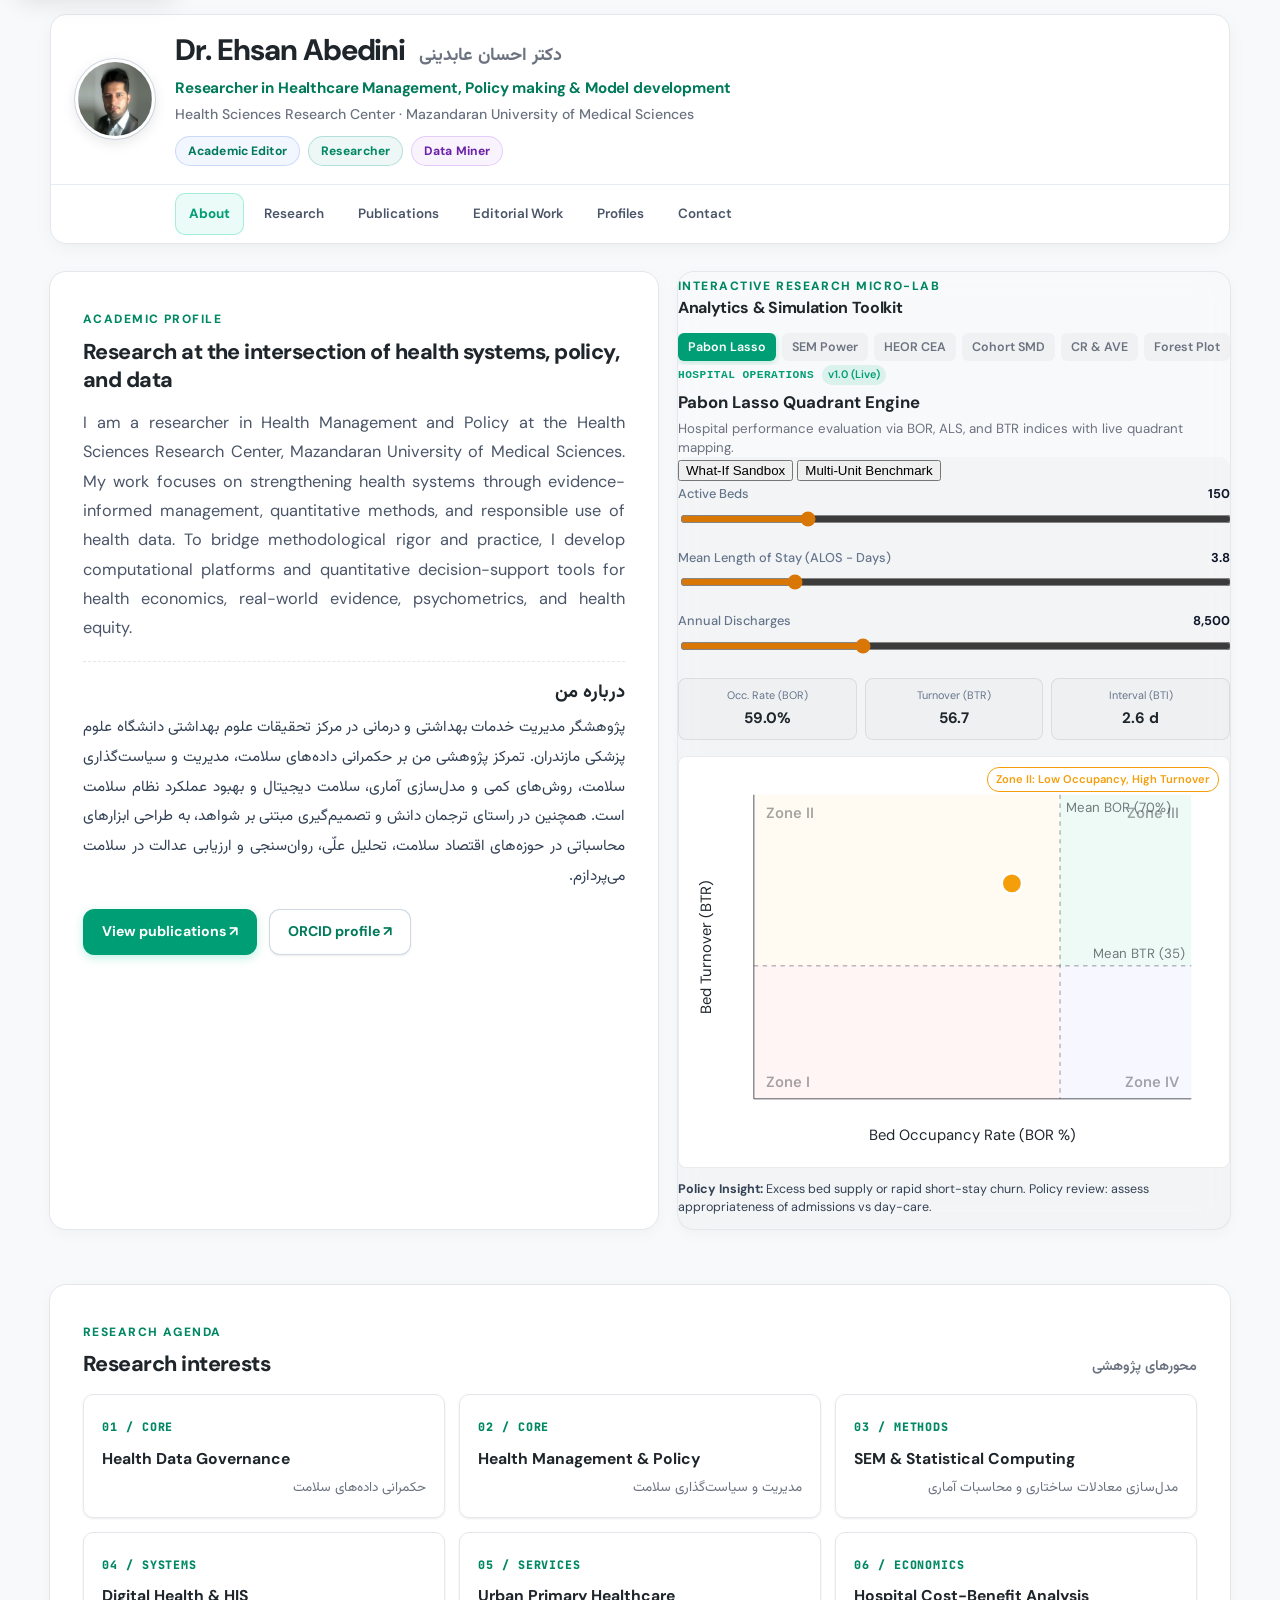
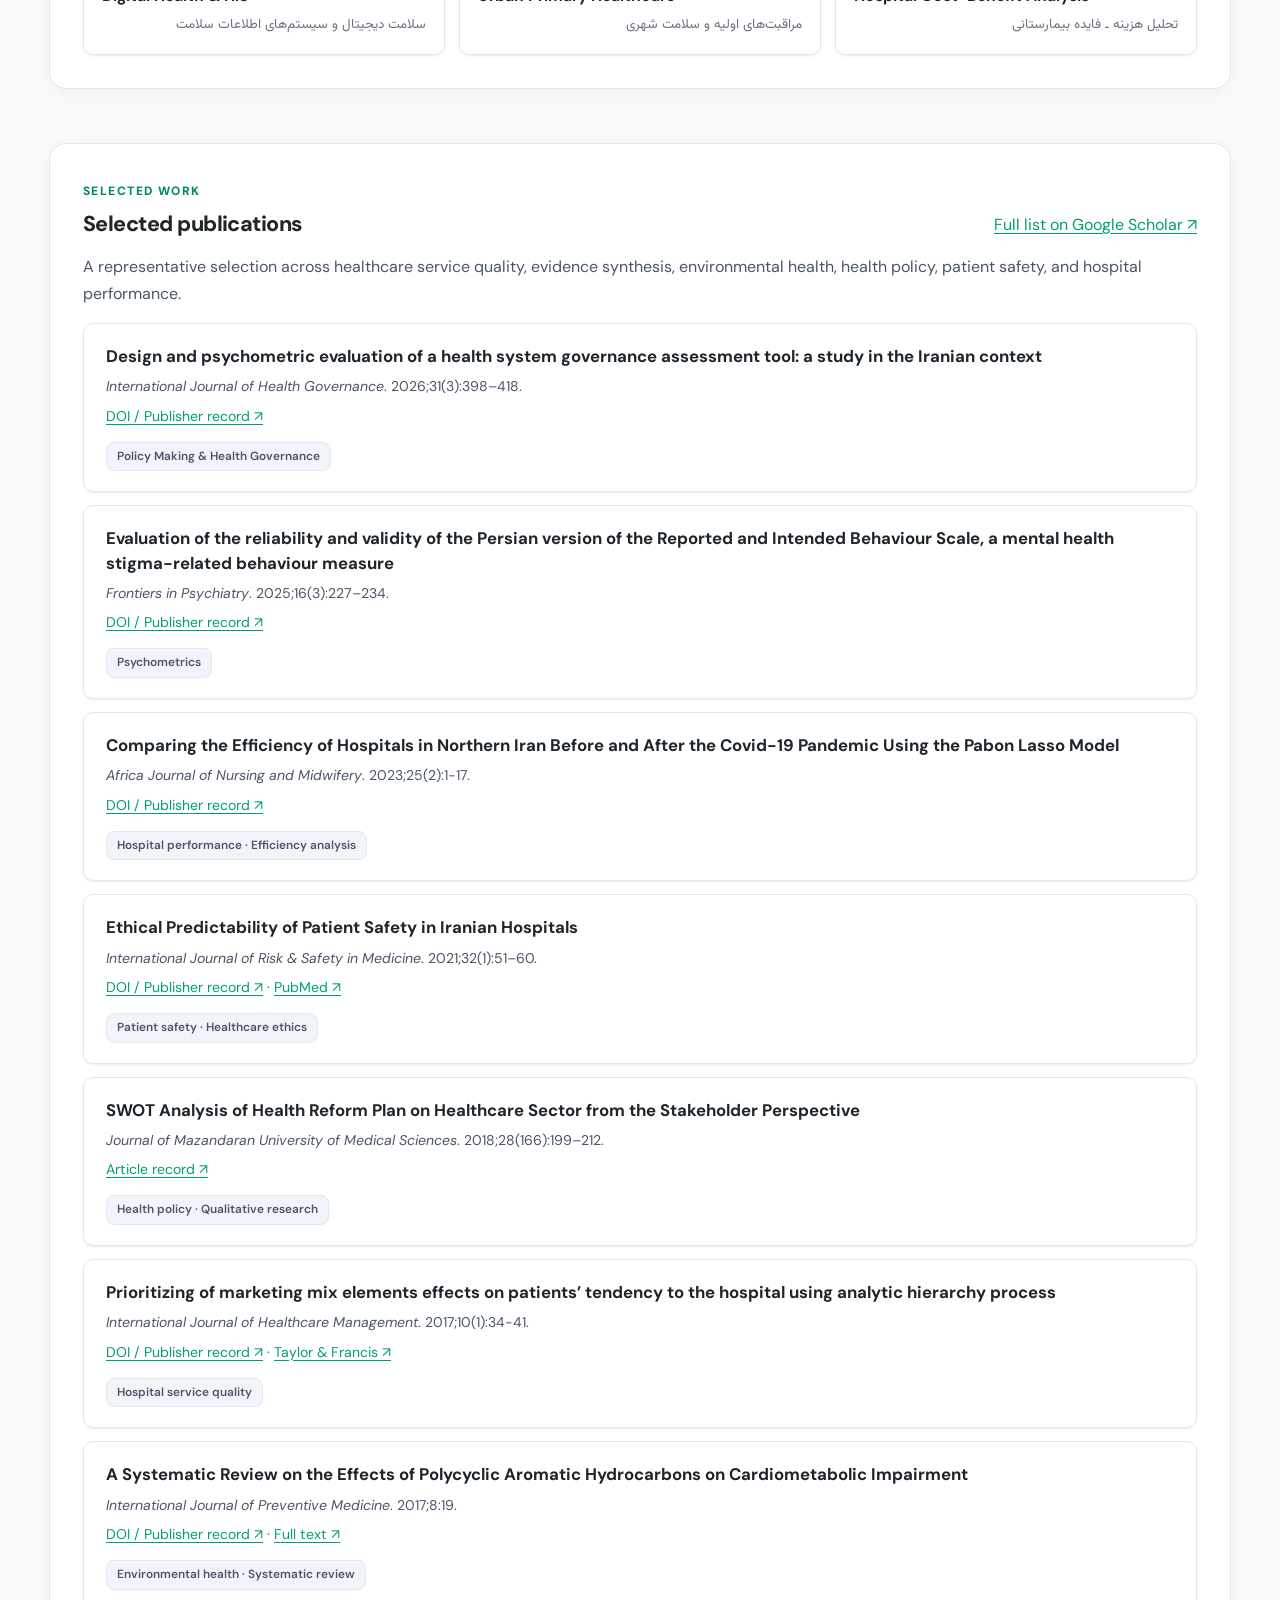
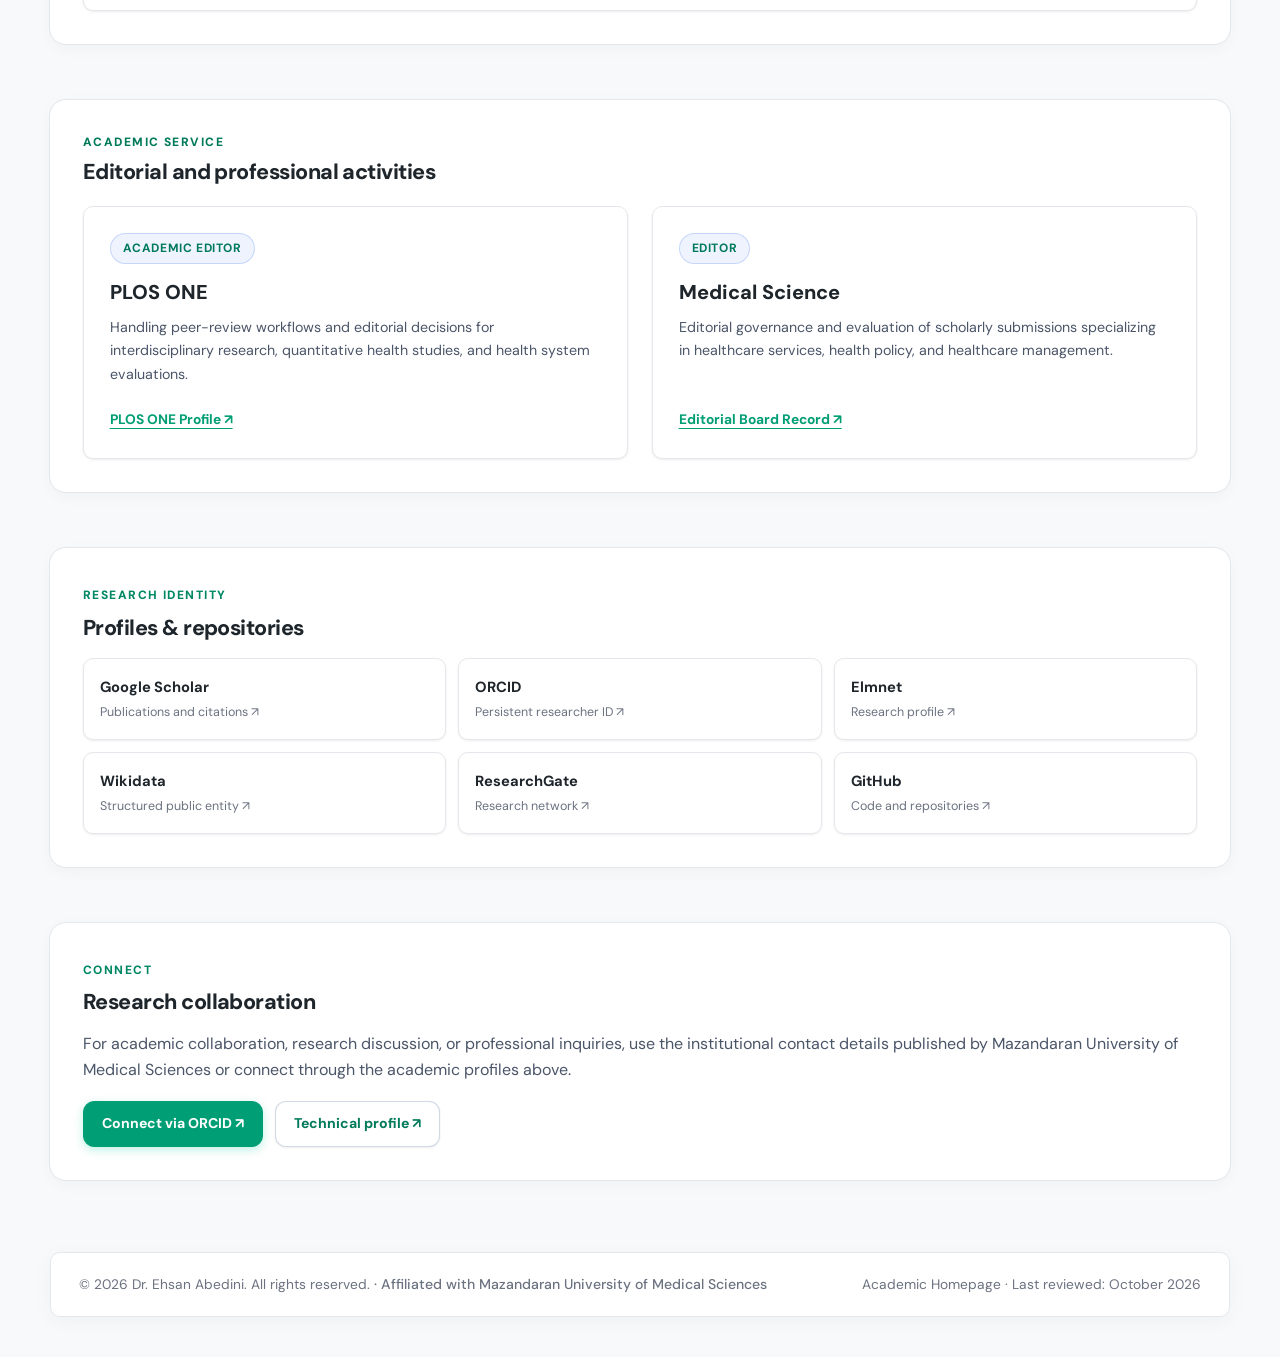
<file: index.html>
<!doctype html>
<html lang="en">
  <head>
    <meta charset="utf-8" />
    <meta
      name="viewport"
      content="width=device-width, initial-scale=1"
    />
    <meta
      name="theme-color"
      content="#f6f8fc"
    />
    <meta
      name="author"
      content="Ehsan Abedini"
    />
    <meta
      name="robots"
      content="index, follow, max-image-preview:large"
    />
    <title>
      دکتر احسان عابدینی | Dr. Ehsan Abedini | Health Management &amp; Policy
      Research
    </title>
    <meta
      name="description"
      content="دکتر احسان عابدینی، پژوهشگر مدیریت و سیاست‌گذاری سلامت، حکمرانی داده‌های سلامت و روش‌های کمی. Academic profile of Dr. Ehsan Abedini, health management & policy researcher."
    />
    <meta
      name="keywords"
      content="احسان عابدینی, دکتر احسان عابدینی, مدیریت سلامت, مدلسازی معادلات ساختاری, دانشگاه علوم پزشکی مازندران, Ehsan Abedini"
    />
    <link
      rel="canonical"
      href="https://ehsan-abedini.github.io/"
    />
    <meta
      property="og:type"
      content="profile"
    />
    <meta
      property="og:site_name"
      content="Dr. Ehsan Abedini — Academic Homepage"
    />
    <meta
      property="og:locale"
      content="en_US"
    />
    <meta
      property="og:locale:alternate"
      content="fa_IR"
    />
    <meta
      property="og:title"
      content="دکتر احسان عابدینی | Dr. Ehsan Abedini | Health Management &amp; Policy Research"
    />
    <meta
      property="og:description"
      content="دکتر احسان عابدینی؛ پژوهشگر مدیریت سلامت و روش‌های کمی، دانشگاه علوم پزشکی مازندران. Research in health policy, data governance & quantitative methods."
    />
    <meta
      property="og:url"
      content="https://ehsan-abedini.github.io/"
    />
    <meta
      property="og:image"
      content="https://ehsan-abedini.github.io/assets/drea.jpg"
    />
    <meta
      property="og:image:type"
      content="image/jpeg"
    />
    <meta
      property="og:image:width"
      content="844"
    />
    <meta
      property="og:image:height"
      content="844"
    />
    <meta
      property="og:image:alt"
      content="Portrait of Dr. Ehsan Abedini"
    />
    <meta
      name="twitter:card"
      content="summary_large_image"
    />
    <meta
      name="twitter:title"
      content="Dr. Ehsan Abedini | Health Management &amp; Policy Research"
    />
    <meta
      name="twitter:description"
      content="Academic profile and selected publications of Dr. Ehsan Abedini."
    />
    <meta
      name="twitter:image"
      content="https://ehsan-abedini.github.io/assets/drea.jpg"
    />
    <meta
      name="twitter:image:alt"
      content="Portrait of Dr. Ehsan Abedini"
    />
  <!-- Favicon & Apple Touch Icon (Circular PNG) -->
  <link rel="icon" type="image/png" sizes="32x32" href="assets/favicon.png">
  <link rel="icon" type="image/png" sizes="16x16" href="assets/favicon.png">
  <link rel="apple-touch-icon" href="assets/favicon.png">

    <!-- Google Fonts: DM Sans, Vazirmatn, JetBrains Mono -->
    <link
      rel="preconnect"
      href="https://fonts.googleapis.com"
    />
    <link
      rel="preconnect"
      href="https://fonts.gstatic.com"
      crossorigin
    />
    <link
      href="https://fonts.googleapis.com/css2?family=DM+Sans:ital,opsz,wght@0,9..40,400..800;1,9..40,400..700&family=JetBrains+Mono:wght@500;700&family=Vazirmatn:wght@400;500;600;700;800&display=swap"
      rel="stylesheet"
    />
      <!-- Modular Stylesheets -->
  <link rel="stylesheet" href="css/main.css">
  <link rel="stylesheet" href="css/toolkit.css">

    <!-- Schema.org JSON-LD دست‌نخورده برای حفظ کامل سئو و متادیتاها -->
    <script type="application/ld+json">
      {
        "@context": "https://schema.org",
        "@graph": [
          {
            "@type": "WebSite",
            "@id": "https://ehsan-abedini.github.io/#website",
            "url": "https://ehsan-abedini.github.io/",
            "name": "دکتر احسان عابدینی | Dr. Ehsan Abedini — Academic Homepage",
            "inLanguage": ["en", "fa"],
            "publisher": { "@id": "https://ehsan-abedini.github.io/#person" }
          },
          {
            "@type": "WebPage",
            "@id": "https://ehsan-abedini.github.io/#webpage",
            "url": "https://ehsan-abedini.github.io/",
            "name": "دکتر احسان عابدینی | Dr. Ehsan Abedini - Health Policy & Data Governance",
            "description": "دکتر احسان عابدینی، پژوهشگر مدیریت و سیاست‌گذاری سلامت، حکمرانی داده‌های سلامت و روش‌های کمی. Academic profile of Dr. Ehsan Abedini, health management & policy researcher.",
            "inLanguage": ["en", "fa"],
            "isPartOf": { "@id": "https://ehsan-abedini.github.io/#website" },
            "mainEntity": { "@id": "https://ehsan-abedini.github.io/#person" }
          },
          {
            "@type": "Organization",
            "@id": "https://ehsan-abedini.github.io/#organization",
            "name": "Mazandaran University of Medical Sciences",
            "alternateName": "دانشگاه علوم پزشکی مازندران"
          },
          {
            "@type": "ResearchOrganization",
            "@id": "https://ehsan-abedini.github.io/#research-center",
            "name": "Health Sciences Research Center",
            "alternateName": "مرکز تحقیقات علوم بهداشتی",
            "parentOrganization": {
              "@id": "https://ehsan-abedini.github.io/#organization"
            }
          },
          {
            "@type": "Person",
            "@id": "https://ehsan-abedini.github.io/#person",
            "name": "احسان عابدینی",
            "alternateName": [
              "Ehsan Abedini",
              "دکتر احسان عابدینی",
              "Dr. Ehsan Abedini"
            ],
            "honorificPrefix": "Dr.",
            "url": "https://ehsan-abedini.github.io/",
            "image": "https://ehsan-abedini.github.io/drea.jpg",
            "jobTitle": "Researcher in Health Management and Policy",
            "affiliation": {
              "@id": "https://ehsan-abedini.github.io/#research-center"
            },
            "worksFor": {
              "@id": "https://ehsan-abedini.github.io/#organization"
            },
            "knowsAbout": [
              "Health Data Governance",
              "Health Management and Policy",
              "Structural Equation Modeling",
              "Statistical Computing with R",
              "Digital Health",
              "Health Information Systems",
              "Urban Primary Healthcare",
              "Hospital Cost-Benefit Analysis",
              "حکمرانی داده‌های سلامت",
              "مدیریت و سیاست‌گذاری سلامت",
              "مدل‌سازی معادلات ساختاری",
              "محاسبات آماری در R",
              "سلامت دیجیتال",
              "تحلیل هزینه ـ فایده بیمارستانی"
            ],
            "sameAs": [
              "https://orcid.org/0000-0003-3767-0780",
              "https://scholar.google.com/citations?user=ncZmq8oAAAAJ",
              "https://elmnet.ir/eid/d-0053-9819",
              "https://www.researchgate.net/profile/Ehsan-Abedini",
              "https://www.wikidata.org/wiki/Q141622304",
              "https://www.linkedin.com/in/ehsan-abedini-262438109/",
              "https://github.com/ehsan-abedini"
            ],
            "mainEntityOfPage": {
              "@id": "https://ehsan-abedini.github.io/#webpage"
            }
          }
        ]
      }
    </script>
  </head>
  <body>
    <a
      class="skip-link"
      href="#main"
      >Skip to content</a
    >

    <div
      class="progress"
      aria-hidden="true"
    >
      <span id="progressBar"></span>
    </div>

    <!-- هدر شیشه‌ای و اصیل با حفظ دقیق فرمول هندسی تراز آواتار -->
    <header class="site-header">
      <div class="header-inner">
        <img
          class="avatar"
          src="assets/drea.jpg"
          width="80"
          height="80"
          alt="Portrait of Dr. Ehsan Abedini"
          fetchpriority="high"
        />
        <div class="identity">
          <div class="name-line">
            <h1>Dr. Ehsan Abedini</h1>
            <span
              class="name-fa fa"
              lang="fa"
              >دکتر احسان عابدینی</span
            >
          </div>
          <p class="role">
            Researcher in Healthcare Management, Policy making &amp; Model development
          </p>
          <p class="affiliation">
            Health Sciences Research Center · Mazandaran University of Medical
            Sciences
          </p>
          <div class="badges">
            <span class="badge">Academic Editor</span>
            <span class="badge teal">Researcher</span>
            <span class="badge data-miner">Data Miner</span>
          </div>
        </div>
      </div>
      <nav aria-label="Main navigation">
        <a href="#about">About</a>
        <a href="#research">Research</a>
        <a href="#publications">Publications</a>
        <a href="#academic-service">Editorial Work</a>
        <a href="#profiles">Profiles</a>
        <a href="#contact">Contact</a>
      </nav>
    </header>

    <main id="main">
      <div
        class="hero"
        id="about"
      >
        <section class="panel">
          <span class="eyebrow">Academic profile</span>
          <h2>
            Research at the intersection of health systems, policy, and data
          </h2>
          <p class="lead">
            I am a researcher in Health Management and Policy at the Health
            Sciences Research Center, Mazandaran University of Medical Sciences.
            My work focuses on strengthening health systems through
            evidence-informed management, quantitative methods, and responsible
            use of health data. To bridge methodological rigor and practice, I
            develop computational platforms and quantitative decision-support
            tools for health economics, real-world evidence, psychometrics, and
            health equity.
          </p>
          <div
            class="fa-card fa"
            lang="fa"
          >
            <h3>درباره من</h3>
            <p>
              پژوهشگر مدیریت خدمات بهداشتی و درمانی در مرکز تحقیقات علوم بهداشتی
              دانشگاه علوم پزشکی مازندران. تمرکز پژوهشی من بر حکمرانی داده‌های
              سلامت، مدیریت و سیاست‌گذاری سلامت، روش‌های کمی و مدل‌سازی آماری،
              سلامت دیجیتال و بهبود عملکرد نظام سلامت است. همچنین در راستای
              ترجمان دانش و تصمیم‌گیری مبتنی بر شواهد، به طراحی ابزارهای
              محاسباتی در حوزه‌های اقتصاد سلامت، تحلیل علّی، روان‌سنجی و ارزیابی
              عدالت در سلامت می‌پردازم.
            </p>
          </div>
          <div class="cta">
            <a
              class="button"
              href="https://scholar.google.com/citations?user=ncZmq8oAAAAJ"
              target="_blank"
              rel="noopener noreferrer"
              >View publications ↗</a
            >
            <a
              class="button secondary"
              href="https://orcid.org/0000-0003-3767-0780"
              target="_blank"
              rel="noopener noreferrer"
              >ORCID profile ↗</a
            >
          </div>
        </section>

<aside class="panel research-lab-panel" aria-labelledby="lab-heading">
  <!-- هدر جعبه‌ابزار پژوهشی -->
  <div class="lab-header">
    <span class="eyebrow">Interactive Research Micro-Lab</span>
    <h2 id="lab-heading">Analytics & Simulation Toolkit</h2>
  </div>

  <!-- نوار تب‌های ماژولار (با قابلیت اسکرول افقی نرم در موبایل) -->
  <div class="lab-tablist" role="tablist" aria-label="Research Tools">
    <button class="lab-tab is-active" role="tab" id="tab-pabon" aria-selected="true" aria-controls="panel-pabon" tabindex="0">
      <span class="tab-label">Pabon Lasso</span>
    </button>
    <button class="lab-tab" role="tab" id="tab-power" aria-selected="false" aria-controls="panel-power" tabindex="-1">
      <span class="tab-label">SEM Power</span>
    </button>
    <button class="lab-tab" role="tab" id="tab-cea" aria-selected="false" aria-controls="panel-cea" tabindex="-1">
      <span class="tab-label">HEOR CEA</span>
    </button>
    <button class="lab-tab" role="tab" id="tab-smd" aria-selected="false" aria-controls="panel-smd" tabindex="-1">
      <span class="tab-label">Cohort SMD</span>
    </button>
    <button class="lab-tab" role="tab" id="tab-crave" aria-selected="false" aria-controls="panel-crave" tabindex="-1">
      <span class="tab-label">CR &amp; AVE</span>
    </button>
    <button class="lab-tab" role="tab" id="tab-meta" aria-selected="false" aria-controls="panel-meta" tabindex="-1">
      <span class="tab-label">Forest Plot</span>
    </button>
  </div>

  <!-- کانتینر پنل‌های ۶ گانه (جایگاه استقرار ابزارها) -->
  <div class="lab-panels-container">
    
    <!-- پنل ۱: ارزیابی کارایی پابان لاسو (آماده تعبیه موتور گرافیکی) -->
    <div class="lab-panel is-active" role="tabpanel" id="panel-pabon" aria-labelledby="tab-pabon">
      <div class="tool-placeholder">
        <div class="tool-meta">
          <span class="tool-tag">Hospital Operations</span>
          <span class="tool-version">v1.0 (Live)</span>
        </div>
        <h3 class="tool-title">Pabon Lasso Quadrant Engine</h3>
        <p class="tool-desc">Hospital performance evaluation via BOR, ALS, and BTR indices with live quadrant mapping.</p>
        <div id="pabon-lasso-mount-point" class="tool-canvas-slot">
          <!-- موتور گجت ۱ در گام بعد اینجا سوار می‌شود -->
          <div class="tool-pane active" id="pane-pabon" role="tabpanel" aria-labelledby="tab-pabon">
  <!-- سوییچ بین دو حالت تعاملی و ورود داده -->
  <div class="tool-subnav" role="group" aria-label="Input Mode">
    <button type="button" class="subnav-btn active" data-mode="slider">What-If Sandbox</button>
    <button type="button" class="subnav-btn" data-mode="data">Multi-Unit Benchmark</button>
  </div>

  <!-- حالت اول: لغزنده‌های سناریوسازی تعاملی -->
  <div id="pabon-slider-view" class="subview active">
    <div class="pabon-controls">
      <div class="ctrl-group">
        <label for="pabon-beds">
          <span>Active Beds</span>
          <output id="out-beds">150</output>
        </label>
        <input type="range" id="pabon-beds" min="20" max="600" step="10" value="150" />
      </div>

      <div class="ctrl-group">
        <label for="pabon-alos">
          <span>Mean Length of Stay (ALOS - Days)</span>
          <output id="out-alos">3.8</output>
        </label>
        <input type="range" id="pabon-alos" min="1.0" max="15.0" step="0.2" value="3.8" />
      </div>

      <div class="ctrl-group">
        <label for="pabon-discharges">
          <span>Annual Discharges</span>
          <output id="out-discharges">8,500</output>
        </label>
        <input type="range" id="pabon-discharges" min="500" max="25000" step="250" value="8500" />
      </div>
    </div>

    <!-- خلاصه شاخص‌های محاسباتی سریع -->
    <div class="pabon-kpis">
      <div class="kpi-card">
        <span class="kpi-label">Occ. Rate (BOR)</span>
        <span class="kpi-val" id="kpi-bor">59.0%</span>
      </div>
      <div class="kpi-card">
        <span class="kpi-label">Turnover (BTR)</span>
        <span class="kpi-val" id="kpi-btr">56.7</span>
      </div>
      <div class="kpi-card">
        <span class="kpi-label">Interval (BTI)</span>
        <span class="kpi-val" id="kpi-bti">2.6 d</span>
      </div>
    </div>
  </div>

  <!-- ویژوالایزر تعاملی Pabon Lasso بر پایه SVG -->
  <div class="pabon-chart-container">
    <svg id="pabon-svg" viewBox="0 0 360 260" aria-label="Pabon Lasso Diagram"></svg>
    <div id="pabon-zone-badge" class="zone-badge">Zone II: Excess Capacity / Short Stay</div>
  </div>

  <p class="tool-insight" id="pabon-policy-insight">
    <strong>Policy Insight:</strong> High turnover combined with low occupancy indicates rapid patient cycling or possible outpatient misclassification as inpatients.
  </p>
</div>

        </div>
      </div>
    </div>

    <!-- پنل ۲: حجم نمونه و توان SEM -->
    <div class="lab-panel" role="tabpanel" id="panel-power" aria-labelledby="tab-power" hidden>
      <div class="tool-placeholder">
        <div class="tool-meta">
          <span class="tool-tag">Psychometrics &amp; SEM</span>
        </div>
        <h3 class="tool-title">Questionnaire &amp; SEM Sample Sizer</h3>
        <p class="tool-desc">Item-to-sample ratios (5:1, 10:1) and RMSEA-driven power simulations with APA report text.</p>
        <div id="sem-power-mount-point" class="tool-canvas-slot"></div>
      </div>
    </div>

    <!-- پنل ۳: تحلیل هزینه-اثربخشی سلامت -->
    <div class="lab-panel" role="tabpanel" id="panel-cea" aria-labelledby="tab-cea" hidden>
      <div class="tool-placeholder">
        <div class="tool-meta">
          <span class="tool-tag">Health Economics</span>
        </div>
        <h3 class="tool-title">Cost-Effectiveness &amp; ICER Visualizer</h3>
        <p class="tool-desc">Incremental Cost-Effectiveness Ratio (ICER) sandbox mapped against WHO GDP thresholds.</p>
        <div id="heor-cea-mount-point" class="tool-canvas-slot"></div>
      </div>
    </div>

    <!-- پنل ۴: تعادل کوهورت و نمرات تمایل -->
    <div class="lab-panel" role="tabpanel" id="panel-smd" aria-labelledby="tab-smd" hidden>
      <div class="tool-placeholder">
        <div class="tool-meta">
          <span class="tool-tag">Causal Inference</span>
        </div>
        <h3 class="tool-title">Cohort SMD &amp; Love Plot Generator</h3>
        <p class="tool-desc">Standardized Mean Difference diagnostics for confounding control in observational cohorts.</p>
        <div id="cohort-smd-mount-point" class="tool-canvas-slot"></div>
      </div>
    </div>

    <!-- پنل ۵: پایایی ترکیبی و روایی همگرا -->
    <div class="lab-panel" role="tabpanel" id="panel-crave" aria-labelledby="tab-crave" hidden>
      <div class="tool-placeholder">
        <div class="tool-meta">
          <span class="tool-tag">Measurement Models</span>
        </div>
        <h3 class="tool-title">Composite Reliability &amp; AVE Engine</h3>
        <p class="tool-desc">Fornell-Larcker criterion and automated indicator diagnostics from standardized factor loadings.</p>
        <div id="cr-ave-mount-point" class="tool-canvas-slot"></div>
      </div>
    </div>

    <!-- پنل ۶: شبیه‌ساز فارست‌پلات متاداده -->
    <div class="lab-panel" role="tabpanel" id="panel-meta" aria-labelledby="tab-meta" hidden>
      <div class="tool-placeholder">
        <div class="tool-meta">
          <span class="tool-tag">Evidence Synthesis</span>
        </div>
        <h3 class="tool-title">Meta-Analysis Forest Plot Sandbox</h3>
        <p class="tool-desc">Fixed vs. random-effects pooling, I² heterogeneity analysis, and vector forest plot rendering.</p>
        <div id="meta-forest-mount-point" class="tool-canvas-slot"></div>
      </div>
    </div>

  </div>
</aside>

      </div>

      <section
        class="panel section"
        id="research"
      >
        <div class="section-heading">
          <div>
            <span class="eyebrow">Research agenda</span>
            <h2>Research interests</h2>
          </div>
          <p
            class="fa"
            lang="fa"
          >
            محورهای پژوهشی
          </p>
        </div>
        <div class="interest-grid">
          <article class="interest">
            <span class="num">01 / CORE</span>
            <h3>Health Data Governance</h3>
            <p
              class="fa"
              lang="fa"
            >
              حکمرانی داده‌های سلامت
            </p>
          </article>
          <article class="interest">
            <span class="num">02 / CORE</span>
            <h3>Health Management &amp; Policy</h3>
            <p
              class="fa"
              lang="fa"
            >
              مدیریت و سیاست‌گذاری سلامت
            </p>
          </article>
          <article class="interest">
            <span class="num">03 / METHODS</span>
            <h3>SEM &amp; Statistical Computing</h3>
            <p
              class="fa"
              lang="fa"
            >
              مدل‌سازی معادلات ساختاری و محاسبات آماری
            </p>
          </article>
          <article class="interest">
            <span class="num">04 / SYSTEMS</span>
            <h3>Digital Health &amp; HIS</h3>
            <p
              class="fa"
              lang="fa"
            >
              سلامت دیجیتال و سیستم‌های اطلاعات سلامت
            </p>
          </article>
          <article class="interest">
            <span class="num">05 / SERVICES</span>
            <h3>Urban Primary Healthcare</h3>
            <p
              class="fa"
              lang="fa"
            >
              مراقبت‌های اولیه و سلامت شهری
            </p>
          </article>
          <article class="interest">
            <span class="num">06 / ECONOMICS</span>
            <h3>Hospital Cost-Benefit Analysis</h3>
            <p
              class="fa"
              lang="fa"
            >
              تحلیل هزینه ـ فایده بیمارستانی
            </p>
          </article>
        </div>
      </section>

      <section
        class="panel section"
        id="publications"
      >
        <div class="section-heading">
          <div>
            <span class="eyebrow">Selected work</span>
            <h2>Selected publications</h2>
          </div>
          <a
            href="https://scholar.google.com/citations?user=ncZmq8oAAAAJ"
            target="_blank"
            rel="noopener noreferrer"
            >Full list on Google Scholar ↗</a
          >
        </div>
        
        <p style="color: var(--ink-secondary); margin-bottom: 16px">
          A representative selection across healthcare service quality, evidence
          synthesis, environmental health, health policy, patient safety, and
          hospital performance.
        </p>
        
        <div class="publication-list">
          
        <article class="publication">
            <h3>
              Design and psychometric evaluation of a health system governance assessment tool: a study in the Iranian context
            </h3>
            <p>
            <p><em>International Journal of Health Governance</em>. 2026;31(3):398–418.</p>
            <p>
              <a
                href="https://doi.org/10.1108/IJHG-07-2025-0104"
                target="_blank"
                rel="noopener noreferrer"
                >DOI / Publisher record ↗</a
              >

            </p>
            <span class="status">Policy Making & Health Governance</span>
          </article>
          <article class="publication">
            <h3>
              Evaluation of the reliability and validity of the Persian version of the Reported and Intended Behaviour Scale, a mental health stigma-related behaviour measure
            </h3>

            <p>
              <em>Frontiers in Psychiatry</em>. 2025;16(3):227–234.
            </p>
            <p>
              <a
                href="https://doi.org/10.3389/fpsyt.2025.1553002"
                target="_blank"
                rel="noopener noreferrer"
                >DOI / Publisher record ↗</a
              >

            </p>
            <span class="status">Psychometrics</span>
          </article>
          
        <article class="publication">
            <h3>
              Comparing the Efficiency of Hospitals in Northern Iran Before and
              After the Covid-19 Pandemic Using the Pabon Lasso Model
            </h3>

            <p><em>Africa Journal of Nursing and Midwifery</em>. 2023;25(2):1-17.</p>
            <p>
              <a
                href="https://doi.org/10.21203/rs.3.rs-2502495/v1"
                target="_blank"
                rel="noopener noreferrer"
                >DOI / Publisher record ↗</a
              >
            </p>
            <span class="status"
              >Hospital performance · Efficiency analysis</span
            >
          </article>
                    <article class="publication">
            <h3>
              Ethical Predictability of Patient Safety in Iranian Hospitals
            </h3>
            <p>

            <p>
              <em>International Journal of Risk &amp; Safety in Medicine</em>.
              2021;32(1):51–60.
            </p>
            <p>
              <a
                href="https://doi.org/10.3233/JRS-200022"
                target="_blank"
                rel="noopener noreferrer"
                >DOI / Publisher record ↗</a
              >
              ·
              <a
                href="https://pubmed.ncbi.nlm.nih.gov/32597821/"
                target="_blank"
                rel="noopener noreferrer"
                >PubMed ↗</a
              >
            </p>
            <span class="status">Patient safety · Healthcare ethics</span>
          </article>

                    <article class="publication">
            <h3>
              SWOT Analysis of Health Reform Plan on Healthcare Sector from the
              Stakeholder Perspective
            </h3>

            <p>
              <em>Journal of Mazandaran University of Medical Sciences</em>.
              2018;28(166):199–212.
            </p>
            <p>
              <a
                href="https://www.researchgate.net/publication/331997089_SWOT_analysis_of_health_reform_plan_on_healthcare_sector_from_the_stakeholder_perspective"
                target="_blank"
                rel="noopener noreferrer"
                >Article record ↗</a
              >
            </p>
            <span class="status">Health policy · Qualitative research</span>
          </article>
          
        <article class="publication">
            <h3>
              Prioritizing of marketing mix elements effects on patients’ tendency to the hospital using analytic hierarchy process
            </h3>
            <p>

            <p><em>International Journal of Healthcare Management</em>. 2017;10(1):34-41.</p>
            <p>
              <a
                href="https://doi.org/10.1080/20479700.2016.1231435"
                target="_blank"
                rel="noopener noreferrer"
                >DOI / Publisher record ↗</a
              >
              ·
              <a
                href="https://www.tandfonline.com/doi/abs/10.1080/20479700.2016.1231435"
                target="_blank"
                rel="noopener noreferrer"
                >Taylor & Francis ↗</a
              >
            </p>
            <span class="status">Hospital service quality</span>
          </article>

          <article class="publication">
            <h3>
              A Systematic Review on the Effects of Polycyclic Aromatic
              Hydrocarbons on Cardiometabolic Impairment
            </h3>
            <p>

            <p>
              <em>International Journal of Preventive Medicine</em>. 2017;8:19.
            </p>
            <p>
              <a
                href="https://doi.org/10.4103/ijpvm.IJPVM_144_17"
                target="_blank"
                rel="noopener noreferrer"
                >DOI / Publisher record ↗</a
              >
              ·
              <a
                href="https://pmc.ncbi.nlm.nih.gov/articles/PMC5404352/"
                target="_blank"
                rel="noopener noreferrer"
                >Full text ↗</a
              >
            </p>
            <span class="status">Environmental health · Systematic review</span>
          </article>

        </div>
      </section>

      <section
        class="panel section"
        id="academic-service"
      >
        <div class="service-kicker">ACADEMIC SERVICE</div>
        <h2 class="service-heading">Editorial and professional activities</h2>

        <div class="editorial-portfolio-grid">
          <!-- Card 1: PLOS ONE -->
          <article class="editorial-card">
            <div class="editorial-badge">Academic Editor</div>
            <h3 class="editorial-journal">PLOS ONE</h3>
            <p class="editorial-summary">
              Handling peer-review workflows and editorial decisions for
              interdisciplinary research, quantitative health studies, and
              health system evaluations.
            </p>
            <div class="editorial-footer">
              <a
                href="https://journals.plos.org/plosone/"
                target="_blank"
                rel="noopener noreferrer"
                class="journal-official-link"
              >
                PLOS ONE Profile ↗
              </a>
            </div>
          </article>

          <!-- Card 2: Medical Science -->
          <article class="editorial-card">
            <div class="editorial-badge">Editor</div>
            <h3 class="editorial-journal">Medical Science</h3>
            <p class="editorial-summary">
              Editorial governance and evaluation of scholarly submissions
              specializing in healthcare services, health policy, and healthcare
              management.
            </p>
            <div class="editorial-footer">
              <a
                href="https://discoveryjournals.org/medicalscience/Editorial_Board/index.htm"
                target="_blank"
                rel="noopener noreferrer"
                class="journal-official-link"
              >
                Editorial Board Record ↗
              </a>
            </div>
          </article>
        </div>
      </section>

      <section
        class="panel section"
        id="profiles"
      >
        <div class="section-heading">
          <div>
            <span class="eyebrow">Research identity</span>
            <h2>Profiles &amp; repositories</h2>
          </div>
        </div>
        <div class="profile-grid">
          <a
            class="profile"
            href="https://scholar.google.com/citations?user=ncZmq8oAAAAJ"
            target="_blank"
            rel="noopener noreferrer"
            ><strong>Google Scholar</strong
            ><span>Publications and citations ↗</span></a
          >
          <a
            class="profile"
            href="https://orcid.org/0000-0003-3767-0780"
            target="_blank"
            rel="noopener noreferrer"
            ><strong>ORCID</strong><span>Persistent researcher ID ↗</span></a
          >
          <a
            class="profile"
            href="https://elmnet.ir/eid/d-0053-9819"
            target="_blank"
            rel="noopener noreferrer"
            ><strong>Elmnet</strong><span>Research profile ↗</span></a
          >
          <a
            class="profile"
            href="https://www.wikidata.org/wiki/Q141622304"
            target="_blank"
            rel="noopener noreferrer"
            ><strong>Wikidata</strong><span>Structured public entity ↗</span></a
          >
          <a
            class="profile"
            href="https://www.researchgate.net/profile/Ehsan-Abedini"
            target="_blank"
            rel="noopener noreferrer"
            ><strong>ResearchGate</strong><span>Research network ↗</span></a
          >
          <a
            class="profile"
            href="https://github.com/ehsan-abedini"
            target="_blank"
            rel="noopener noreferrer"
            ><strong>GitHub</strong><span>Code and repositories ↗</span></a
          >
        </div>
      </section>

      <section
        class="panel section"
        id="contact"
      >
        <span class="eyebrow">Connect</span>
        <h2>Research collaboration</h2>
        <p style="color: var(--ink-secondary)">
          For academic collaboration, research discussion, or professional
          inquiries, use the institutional contact details published by
          Mazandaran University of Medical Sciences or connect through the
          academic profiles above.
        </p>
        <div class="cta">
          <a
            class="button"
            href="https://orcid.org/0000-0003-3767-0780"
            target="_blank"
            rel="noopener noreferrer"
            >Connect via ORCID ↗</a
          >
          <a
            class="button secondary"
            href="https://github.com/ehsan-abedini"
            target="_blank"
            rel="noopener noreferrer"
            >Technical profile ↗</a
          >
        </div>
      </section>

    </main>

    <footer class="site-footer">
        <div class="footer-container">
          <div class="footer-left">
            <span class="copyright"
              >© 2026 Dr. Ehsan Abedini. All rights reserved.</span
            >
            <span class="affiliation"
              >· Affiliated with Mazandaran University of Medical Sciences</span
            >
          </div>
          <span class="footer-right"
            >Academic Homepage · Last reviewed: October 2026</span
          >
        </div>
      </footer>

    <button
      class="back-top"
      id="backToTop"
      type="button"
      aria-label="Back to top"
      title="Back to top"
    >
      ↑
    </button>

      <!-- Modular Scripts -->
    <script src="js/main.js" defer></script>
    <!-- Toolkit Modular Scripts -->
<script src="js/toolkit/toolkit-core.js" defer></script>
<script src="js/toolkit/engine-pabon.js" defer></script>
<script src="js/toolkit/engine-sem.js" defer></script>
<!-- و سایر موتورها... -->
    <script
      data-goatcounter="https://ehsanabedini.goatcounter.com/count"
      async
      src="//gc.zgo.at/count.js"
    ></script>
  </body>
</html>
</file>
<file: css/main.css>
:root {
  color-scheme: light;
  
  /* ۱. سطوح و پس‌زمینه‌ها (ResearchGate Flat & Crisp Surfaces) */
  --bg-parchment: #F8F9FA;              /* پس‌زمینه خاکستری خنثی و تمیز شبیه RG */
  --card-nokhodi: #FFFFFF;              /* کارت‌ها سفید خالص */
  --paper: rgba(255, 255, 255, 0.95);  /* هدر شیشه‌ای شفاف با ته‌رنگ سفید */
  --paper-solid: #FFFFFF;

  /* ۲. تایپوگرافی با کنتراست استاندارد آکادمیک */
  --ink: #1E252B;                       /* جوهر زغالی تیره سازمانی ریسرچ‌گیت */
  --ink-primary: #1E252B;
  --ink-secondary: #4A5568;             /* متن توضیحات خوانا */
  --muted: #6B7280;                     /* زیرعنوان‌ها و سال‌ها */
  --ink-muted: #6B7280;

  /* ۳. سبز فیروزه‌ای اختصاصی ریسرچ‌گیت (RG Teal/Mint) */
  --brand: #009E74;                     /* نسخه بهینه برای خوانایی لینک‌ها و متون */
  --brand-accent: #00CC99;              /* سبز امضایی روشن ریسرچ‌گیت (دکمه‌ها و بج‌ها) */
  --emerald-accent: #009E74;
  --brand-dark: #007A5A;                /* حالت هاور دکمه‌ها و لینک‌ها */
  --brand-deep: #00543E;
  --brand-glow: rgba(0, 204, 153, 0.20);

  /* ۴. هایلایت‌ها */
  --gold-accent: #00CC99;               /* جایگزینی طلایی با لهجه سبز RG */
  --teal: #00CC99;
  --teal-dark: #008763;
  --teal-glow: rgba(0, 204, 153, 0.15);

  /* ۵. خطوط و بردرها (خنک و بسیار تمیز) */
  --line: #E4E7EB;                      /* خطوط خنثی و باریک شبیه باکس‌های ریسرچ‌گیت */
  --line-subtle: #EEF2F6;
  --border-warm: #E4E7EB;

  /* ۶. ترمینال و محیط کد */
  --terminal-bg: #1A202C;
  --terminal-text: #E2E8F0;

  /* ۷. گوشه‌ها و سایه‌ها (ریسرچ‌گیت از گوشه‌های متعادل‌تر و سایه ملایم استفاده می‌کند) */
  --radius-lg: 16px;                    /* متعادل‌تر نسبت به ۲۴ پیکسل قبلی */
  --radius-md: 10px;
  --radius-sm: 6px;

  --shadow-ambient: 0 4px 16px rgba(0, 0, 0, 0.04);
  --shadow-hover: 0 8px 24px rgba(0, 158, 116, 0.12);
  --shadow-card: 0 1px 3px rgba(0, 0, 0, 0.05), 0 1px 2px rgba(0, 0, 0, 0.03);

  --max: 1180px;
}


      * {
        box-sizing: border-box;
      }

      html {
        scroll-behavior: smooth;
        scroll-padding-top: 110px;
      }

body {
  margin: 0;
  color: var(--ink);
  font-family:
    "DM Sans",
    -apple-system,
    BlinkMacSystemFont,
    "Segoe UI",
    Roboto,
    sans-serif;
  /* پس‌زمینه تمیز و یکدست ریسرچ‌گیت */
  background-color: var(--bg-parchment);
  background-image: none; /* گرادیانت‌های نخودی حذف می‌شوند */
  line-height: 1.65;
  -webkit-font-smoothing: antialiased;
  -moz-osx-font-smoothing: grayscale;
}


      a {
        color: var(--brand);
        text-underline-offset: 3px;
        overflow-wrap: anywhere;
        transition: color 0.2s ease;
      }

      a:hover {
        color: var(--brand-dark);
      }

      img {
        max-width: 100%;
        display: block;
      }

      section[id],
      div[id] {
        scroll-margin-top: 115px;
      }

      a:focus-visible,
      button:focus-visible {
        outline: 3px solid #f59e0b;
        outline-offset: 3px;
        border-radius: 8px;
      }

      .fa,
      [lang="fa"] {
        font-family: "Vazirmatn", sans-serif;
      }

      .fa {
        direction: rtl;
      }

      .skip-link {
        position: absolute;
        top: -60px;
        left: 1rem;
        z-index: 2000;
        background: #ffffff;
        color: var(--ink);
        font-weight: 700;
        padding: 0.8rem 1.2rem;
        border-radius: 12px;
        box-shadow: 0 10px 25px rgba(0, 0, 0, 0.1);
        text-decoration: none;
        transition: top 0.2s cubic-bezier(0.16, 1, 0.3, 1);
      }

      .skip-link:focus {
        top: 1rem;
      }

      /* 1. Progress Bar شیک و گرادیانی */
      .progress {
        position: fixed;
        inset: 0 0 auto;
        height: 3.5px;
        z-index: 1001;
        background: transparent;
      }

   .progress span {
     display: block;
     height: 100%;
     width: 0;
     background: linear-gradient(90deg, #00CC99, #009E74);
     box-shadow: 0 0 10px rgba(0, 204, 153, 0.4);
   }


.site-header {
  position: sticky;
  top: 14px;
  z-index: 1000;
  width: min(calc(100% - 32px), var(--max));
  margin: 14px auto 0;
  
  /* ترکیب سفید کریستالی مدرن */
  background: rgba(255, 255, 255, 0.94);
  border: 1px solid var(--line);
  border-radius: var(--radius-lg);
  
  backdrop-filter: blur(20px);
  -webkit-backdrop-filter: blur(20px);
  
  box-shadow:
    0 4px 20px -2px rgba(0, 0, 0, 0.05),
    0 2px 6px -1px rgba(0, 0, 0, 0.02);

  --header-pad-x: 24px;
  --avatar-size: 80px;
  --header-gap: 20px;
  --content-indent: calc(
    var(--header-pad-x) + var(--avatar-size) + var(--header-gap)
  );
}



      .header-inner {
        display: flex;
        align-items: center;
        gap: var(--header-gap);
        padding: 18px var(--header-pad-x);
      }

      .avatar {
        width: var(--avatar-size);
        height: var(--avatar-size);
        border-radius: 50%;
        object-fit: cover;
        border: 3.5px solid #ffffff;
        box-shadow:
          0 4px 14px rgba(15, 23, 42, 0.1),
          0 0 0 1px rgba(203, 213, 225, 0.8);
        flex: 0 0 auto;
        background: #e2e8f0;
        transition: transform 0.3s ease;
      }

      .avatar:hover {
        transform: scale(1.03);
      }

      .identity {
        flex: 1;
        min-width: 0;
      }

      .name-line {
        display: flex;
        flex-wrap: wrap;
        align-items: baseline;
        gap: 6px 14px;
      }

      h1 {
        margin: 0;
        font-size: clamp(1.3rem, 3.2vw, 1.85rem);
        font-weight: 800;
        line-height: 1.2;
        letter-spacing: -0.035em;
        color: var(--ink);
      }

      .name-fa {
        font-size: 1.12rem;
        color: var(--muted);
        font-weight: 700;
      }

      .role {
        margin: 4px 0 0;
        color: var(--brand-dark);
        font-weight: 700;
        font-size: 0.95rem;
        letter-spacing: -0.01em;
      }

      .affiliation {
        margin: 2px 0 0;
        color: var(--muted);
        font-size: 0.88rem;
        font-weight: 500;
      }

      .badges {
        display: flex;
        flex-wrap: wrap;
        gap: 8px;
        margin-top: 10px;
      }

      .badge {
        display: inline-flex;
        align-items: center;
        gap: 6px;
        padding: 4px 12px;
        border-radius: 999px;
        border: 1px solid rgba(37, 99, 235, 0.2);
        background: rgba(37, 99, 235, 0.06);
        color: var(--brand-dark);
        font-size: 0.76rem;
        font-weight: 700;
        letter-spacing: 0.01em;
        backdrop-filter: blur(6px);
      }

      .badge.teal {
        color: var(--teal-dark);
        border-color: rgba(13, 148, 136, 0.25);
        background: rgba(13, 148, 136, 0.08);
      }

      .badge.data-miner {
        color: #6b21a8;
        border-color: rgba(147, 51, 234, 0.2);
        background: rgba(147, 51, 234, 0.06);
      }

      /* Navigation Bar & Scrollspy */
      nav {
        display: flex;
        flex-wrap: wrap;
        gap: 6px;
        border-top: 1px solid rgba(226, 232, 240, 0.8);
        padding: 8px var(--header-pad-x) 8px var(--content-indent);
      }

      nav a {
        display: inline-flex;
        align-items: center;
        min-height: 42px;
        text-decoration: none;
        color: var(--ink-secondary);
        font-size: 0.84rem;
        font-weight: 600;
        padding: 6px 14px;
        border-radius: 10px;
        transition: all 0.2s cubic-bezier(0.16, 1, 0.3, 1);
        position: relative;
      }

      nav a:hover {
        background: rgba(37, 99, 235, 0.06);
        color: var(--brand);
      }

   nav a.active {
     color: var(--brand);
     background: rgba(0, 204, 153, 0.08);
     font-weight: 700;
     box-shadow: inset 0 0 0 1px rgba(0, 204, 153, 0.3);
   }

      
      /* =========================================================
         Header: Condensed / Shrink Mode (Center-Aligned Navbar)
         ========================================================= */
      .site-header {
        transition: padding 0.25s cubic-bezier(0.16, 1, 0.3, 1), box-shadow 0.25s ease;
      }

      .site-header.is-condensed {
        padding-top: 8px;
        padding-bottom: 8px;
        box-shadow: 0 8px 32px rgba(22, 31, 29, 0.12);
        display: flex;
        align-items: center;
        justify-content: space-between;
      }

      /* هویت فشرده در سمت چپ */
      .site-header.is-condensed .header-inner {
        padding: 0 !important;
        gap: 12px;
      }

      .site-header.is-condensed .identity {
        display: flex;
        align-items: center;
        margin: 0;
      }

      .site-header .avatar {
        transition: width 0.25s ease, height 0.25s ease;
      }

      .site-header.is-condensed .avatar {
        width: 38px;
        height: 38px;
      }

      .site-header h1 {
        transition: font-size 0.25s ease;
        margin: 0;
      }

      .site-header.is-condensed h1 {
        font-size: 1.05rem;
        white-space: nowrap;
      }

      /* مخفی‌سازی کامل متون ثانویه */
      .site-header.is-condensed .name-fa,
      .site-header.is-condensed .role,
      .site-header.is-condensed .affiliation,
      .site-header.is-condensed .badges {
        display: none !important;
      }

      /* ناوبری: مرکز‌چین و شناور در محور وسط */
      .site-header.is-condensed nav {
        margin: 0 auto !important; /* وسط‌چین کردن کامل دکمه‌ها */
        padding: 0 !important;
        border-top: none !important;
        display: flex;
        gap: 6px;
      }

      .site-header.is-condensed nav a {
        padding: 5px 12px;
        font-size: 0.82rem;
      }

      /* Main Wrapper */
      main {
        width: min(calc(100% - 32px), var(--max));
        margin: 28px auto 0;
      }

      .hero {
        display: grid;
        grid-template-columns: 1.45fr 0.75fr;
        gap: 20px;
        align-items: stretch;
      }

      /* Panels (شکیل‌تر شدن ساختار شیشه‌ای و سایه‌ها) */
      .panel {
        background: var(--paper);
        border: 1px solid rgba(255, 255, 255, 0.9);
        outline: 1px solid var(--line);
        border-radius: var(--radius-lg);
        box-shadow: var(--shadow-ambient);
        padding: clamp(22px, 3.5vw, 32px);
        backdrop-filter: blur(14px);
        -webkit-backdrop-filter: blur(14px);
      }

      .eyebrow {
        color: var(--teal-dark);
        text-transform: uppercase;
        font-size: 0.75rem;
        font-weight: 800;
        letter-spacing: 0.12em;
        margin: 0 0 8px;
        display: inline-block;
      }

      h2 {
        margin: 0 0 14px;
        font-size: 1.35rem;
        font-weight: 800;
        line-height: 1.3;
        letter-spacing: -0.025em;
        color: var(--ink);
      }

      h3 {
        margin: 0 0 7px;
        font-size: 1.05rem;
        font-weight: 700;
        line-height: 1.4;
        color: var(--ink);
      }

      p {
        margin: 0 0 12px;
      }

      .lead {
        font-size: 1.02rem;
        color: var(--ink-secondary);
        line-height: 1.8;
        text-align: justify;
        text-justify: inter-word;
        text-align-last: start;
      }

      /* کادر متن فارسی شکیل */
      .fa-card {
        margin-top: 18px;
        border-top: 1px dashed var(--line);
        padding-top: 18px;
      }

      .fa-card h3 {
        font-size: 1.15rem;
        color: var(--ink);
        margin-bottom: 8px;
      }

      .fa-card p {
        font-size: 0.95rem;
        line-height: 1.95;
        color: #334155;
        text-align: justify;
        text-justify: inter-word;
        text-align-last: start;
      }
/* ==========================================================================
   Interactive Research Micro-Lab Framework
   ========================================================================== */
.research-lab-panel {
  display: flex;
  flex-direction: column;
  gap: var(--space-md);
  padding: var(--space-lg);
  background: var(--surface);
  border: 1px solid var(--border);
  border-radius: var(--radius-lg);
}

.lab-header .eyebrow {
  margin-bottom: var(--space-xs);
}

.lab-header h2 {
  font-size: var(--text-xl);
  font-weight: 700;
  color: var(--ink);
  letter-spacing: -0.02em;
}

/* نوار تب‌بندی با اسکرول ارگونومیک */
.lab-tablist {
  display: flex;
  gap: 6px;
  overflow-x: auto;
  padding-bottom: 4px;
  margin: 0 calc(var(--space-xs) * -1);
  padding-inline: var(--space-xs);
  scrollbar-width: thin;
  scrollbar-color: var(--border) transparent;
}

.lab-tablist::-webkit-scrollbar {
  height: 4px;
}
.lab-tablist::-webkit-scrollbar-thumb {
  background: var(--border);
  border-radius: 4px;
}

.lab-tab {
  display: inline-flex;
  align-items: center;
  gap: 6px;
  padding: 6px 10px;
  background: var(--surface-subtle, rgba(0, 0, 0, 0.03));
  border: 1px solid var(--border);
  border-radius: var(--radius-sm);
  color: var(--ink-muted);
  font-family: var(--font-sans);
  font-size: 0.78rem;
  font-weight: 600;
  white-space: nowrap;
  cursor: pointer;
  transition: all 0.2s ease;
}

.lab-tab:hover {
  background: var(--surface-hover, rgba(0, 0, 0, 0.06));
  color: var(--ink);
}

.lab-tab.is-active {
  background: var(--brand);
  border-color: var(--brand);
  color: #ffffff;
  box-shadow: 0 2px 6px rgba(16, 185, 129, 0.25);
}

.lab-tab .tab-badge {
  font-size: 0.7rem;
  opacity: 0.75;
  font-family: var(--font-mono, monospace);
}

.lab-tab.is-active .tab-badge {
  opacity: 1;
}

/* پنل‌های داخلی ابزار */
.lab-panels-container {
  min-height: 280px;
}

.lab-panel[hidden] {
  display: none;
}

.lab-panel.is-active {
  display: block;
  animation: labFadeIn 0.25s ease-out;
}

@keyframes labFadeIn {
  from { opacity: 0; transform: translateY(4px); }
  to { opacity: 1; transform: translateY(0); }
}

.tool-meta {
  display: flex;
  align-items: center;
  gap: 8px;
  margin-bottom: 6px;
}

.tool-tag {
  font-size: 0.7rem;
  font-family: var(--font-mono, monospace);
  text-transform: uppercase;
  color: var(--brand);
  font-weight: 700;
  letter-spacing: 0.04em;
}

.tool-version {
  font-size: 0.68rem;
  background: rgba(16, 185, 129, 0.12);
  color: var(--brand);
  padding: 1px 6px;
  border-radius: 999px;
  font-weight: 600;
}

.tool-title {
  font-size: 1.05rem;
  font-weight: 700;
  color: var(--ink);
  margin-bottom: 4px;
}

.tool-desc {
  font-size: 0.83rem;
  color: var(--ink-muted);
  line-height: 1.45;
  margin-bottom: var(--space-md);
}

.tool-canvas-slot {
  background: var(--surface-subtle, rgba(0, 0, 0, 0.02));
  border: 1px dashed var(--border);
  border-radius: var(--radius-md);
  min-height: 160px;
  display: flex;
  align-items: center;
  justify-content: center;
}


      /* Quick Links سایدبار با طراحی غنی و تعاملی */
      .quick-links {
        display: grid;
        gap: 11px;
      }

      .quick-link {
        display: flex;
        gap: 14px;
        align-items: center;
        padding: 12px 14px;
        border: 1px solid var(--line);
        border-radius: var(--radius-md);
        background: #ffffff;
        color: var(--ink);
        text-decoration: none;
        box-shadow: var(--shadow-card);
        transition: all 0.22s cubic-bezier(0.16, 1, 0.3, 1);
      }

      .quick-link:hover {
        transform: translateY(-2px);
        border-color: rgba(37, 99, 235, 0.4);
        box-shadow: 0 10px 20px -3px rgba(37, 99, 235, 0.08);
      }

      .link-icon {
        display: grid;
        place-items: center;
        width: 40px;
        height: 40px;
        flex: 0 0 auto;
        border-radius: 11px;
        background: rgba(37, 99, 235, 0.07);
        color: var(--brand-dark);
        font-weight: 800;
        font-size: 0.82rem;
        border: 1px solid rgba(37, 99, 235, 0.15);
      }

      .quick-link strong {
        display: block;
        font-size: 0.92rem;
        font-weight: 700;
        color: var(--ink);
      }

      .quick-link small {
        display: block;
        color: var(--muted);
        font-size: 0.77rem;
        margin-top: 2px;
      }

      .section {
        margin-top: clamp(36px, 5vw, 56px);
      }

      .section-heading {
        display: flex;
        justify-content: space-between;
        align-items: flex-end;
        gap: 16px;
        margin-bottom: 16px;
      }

      .section-heading h2 {
        margin: 0;
      }

      .section-heading p {
        color: var(--muted);
        margin: 4px 0 0;
        font-size: 0.9rem;
        font-weight: 600;
      }

      /* گرید حوزه‌های پژوهشی (Interest Grid) */
      .interest-grid {
        display: grid;
        grid-template-columns: repeat(3, 1fr);
        gap: 14px;
      }

      .interest {
        padding: 18px;
        background: #ffffff;
        border: 1px solid var(--line);
        border-radius: var(--radius-md);
        box-shadow: var(--shadow-card);
        transition: all 0.22s ease;
      }

      .interest:hover {
        border-color: rgba(13, 148, 136, 0.4);
        box-shadow: 0 8px 18px rgba(13, 148, 136, 0.08);
        transform: translateY(-2px);
      }

      .interest .num {
        color: var(--teal-dark);
        font-size: 0.73rem;
        font-weight: 800;
        font-family: "JetBrains Mono", monospace;
        letter-spacing: 0.08em;
      }

      .interest h3 {
        margin-top: 8px;
        font-size: 0.98rem;
      }

      .interest p {
        color: var(--muted);
        font-size: 0.84rem;
        margin: 0;
      }

      /* لیست مقالات (Publication List) */
      .publication-list {
        display: grid;
        gap: 13px;
      }

      .publication {
        padding: 20px 22px;
        border: 1px solid var(--line);
        background: #ffffff;
        border-radius: var(--radius-md);
        box-shadow: var(--shadow-card);
        transition: all 0.22s ease;
      }

      .publication:hover {
        border-color: rgba(37, 99, 235, 0.35);
        box-shadow: 0 10px 24px rgba(15, 23, 42, 0.05);
      }

      .publication h3 {
        font-size: 1.05rem;
        color: var(--ink);
        line-height: 1.45;
      }

      .publication p {
        color: var(--ink-secondary);
        font-size: 0.88rem;
        margin: 0 0 6px;
      }

      .publication p strong {
        color: var(--ink);
      }

      .publication .status {
        display: inline-block;
        margin-top: 8px;
        padding: 4px 10px;
        border-radius: 8px;
        background: #f1f5f9;
        border: 1px solid #e2e8f0;
        color: var(--ink-secondary);
        font-size: 0.74rem;
        font-weight: 600;
      }

      /* بخش Editorial Work با طراحی عمیق Glass Card */
      .service-kicker {
        color: var(--brand-dark);
        font-size: 0.75rem;
        font-weight: 800;
        letter-spacing: 0.12em;
        text-transform: uppercase;
        margin-bottom: 6px;
      }

      .editorial-portfolio-grid {
        display: grid;
        grid-template-columns: repeat(auto-fit, minmax(320px, 1fr));
        gap: 1.5rem;
        margin-top: 1.25rem;
      }

      .editorial-card {
        background: #ffffff;
        border: 1px solid var(--line);
        border-radius: var(--radius-md);
        padding: 1.6rem;
        display: flex;
        flex-direction: column;
        justify-content: space-between;
        box-shadow: var(--shadow-card);
        transition: all 0.25s cubic-bezier(0.16, 1, 0.3, 1);
      }

      .editorial-card:hover {
        transform: translateY(-3px);
        border-color: rgba(37, 99, 235, 0.4);
        box-shadow: var(--shadow-hover);
      }

      .editorial-badge {
        align-self: flex-start;
        font-size: 0.75rem;
        font-weight: 700;
        text-transform: uppercase;
        letter-spacing: 0.05em;
        color: var(--brand-dark);
        background-color: rgba(37, 99, 235, 0.08);
        border: 1px solid rgba(37, 99, 235, 0.2);
        padding: 0.3rem 0.75rem;
        border-radius: 20px;
        margin-bottom: 0.85rem;
      }

      .editorial-journal {
        font-size: 1.25rem;
        font-weight: 800;
        color: var(--ink);
        margin: 0 0 0.6rem 0;
      }

      .editorial-summary {
        font-size: 0.89rem;
        line-height: 1.65;
        color: var(--ink-secondary);
        margin-bottom: 1.25rem;
        flex-grow: 1;
      }

      .journal-official-link {
        font-size: 0.86rem;
        font-weight: 700;
        color: var(--brand);
        text-decoration: underline;
        text-underline-offset: 4px;
        transition: color 0.15s ease;
      }

      .journal-official-link:hover {
        color: var(--brand-dark);
      }

      /* بخش پروفایل‌ها (Profile Grid) */
      .profile-grid {
        display: grid;
        grid-template-columns: repeat(3, 1fr);
        gap: 12px;
      }

      .profile {
        border: 1px solid var(--line);
        border-radius: var(--radius-md);
        background: #ffffff;
        padding: 16px;
        text-decoration: none;
        display: block;
        box-shadow: var(--shadow-card);
        transition: all 0.2s cubic-bezier(0.16, 1, 0.3, 1);
      }

      .profile:hover {
        transform: translateY(-2px);
        border-color: rgba(37, 99, 235, 0.4);
        box-shadow: 0 10px 20px -3px rgba(37, 99, 235, 0.08);
      }

      .profile strong {
        display: block;
        color: var(--ink);
        font-size: 0.92rem;
        font-weight: 700;
      }

      .profile span {
        display: block;
        color: var(--muted);
        font-size: 0.78rem;
        margin-top: 3px;
      }

      /* Buttons & CTA */
      .cta {
        display: flex;
        flex-wrap: wrap;
        gap: 12px;
        margin-top: 18px;
      }

      .button {
        display: inline-flex;
        align-items: center;
        justify-content: center;
        min-height: 44px;
        padding: 10px 18px;
        border: 1px solid var(--brand);
        border-radius: 11px;
        background: var(--brand);
        color: #ffffff;
        text-decoration: none;
        font-weight: 700;
        font-size: 0.88rem;
        box-shadow: 0 3px 10px rgba(0, 204, 153, 0.25);
        transition: all 0.2s ease;
      }

      .button:hover {
        background: var(--brand-dark);
        border-color: var(--brand-dark);
        color: #ffffff;
        transform: translateY(-1px);
        box-shadow: 0 6px 16px rgba(37, 99, 235, 0.32);
      }

      .button.secondary {
        background: #ffffff;
        color: var(--brand-dark);
        border-color: rgba(203, 213, 225, 0.9);
        box-shadow: var(--shadow-card);
      }

      .button.secondary:hover {
        background: #f8fafc;
        border-color: var(--brand);
        color: var(--brand-dark);
      }

      /* دکمه شناور برگشت به بالا */
      .back-top {
        position: fixed;
        right: 22px;
        bottom: 22px;
        width: 46px;
        height: 46px;
        border: 1px solid rgba(255, 255, 255, 0.9);
        outline: 1px solid var(--line);
        border-radius: 50%;
        background: rgba(255, 255, 255, 0.85);
        backdrop-filter: blur(12px);
        color: var(--brand-dark);
        box-shadow: 0 10px 25px rgba(15, 23, 42, 0.12);
        font-size: 1.25rem;
        font-weight: 700;
        cursor: pointer;
        opacity: 0;
        visibility: hidden;
        transform: translateY(10px);
        transition: all 0.25s cubic-bezier(0.16, 1, 0.3, 1);
        z-index: 1001;
      }

      .back-top.visible {
        opacity: 1;
        visibility: visible;
        transform: translateY(0);
      }

      .back-top:hover {
        background: #ffffff;
        color: var(--brand);
        transform: translateY(-2px);
      }

/* فوتر مدرن و شکیل با اولویت قطعی */
footer.site-footer,
.site-footer {
  font-size: 0.86rem;
  color: var(--muted, #4A5568);
  width: min(calc(100% - 32px), var(--max, 1200px));
  padding: 1.25rem 1.75rem;
  margin: 4.5rem auto 2.5rem;
  
  /* اعمال اجباری رنگ سفید شیشه‌ای ریسرچ‌گیت */
  background: rgba(255, 255, 255, 0.90) !important;
  background-color: #ffffff !important;
  
  /* حفظ بلور مدرن */
  backdrop-filter: blur(16px);
  -webkit-backdrop-filter: blur(16px);
  
  /* بردر و گوشه‌ها */
  border: 1px solid var(--line, #E4E7EB) !important;
  border-radius: var(--radius-md, 12px);
  box-shadow: 0 4px 20px rgba(0, 0, 0, 0.04);
}

.footer-container {
  width: 100%;
  margin: 0;
  padding: 0;
  display: flex;
  justify-content: space-between;
  align-items: center;
  flex-wrap: wrap;
  gap: 1rem;
}


      /* Media Queries */
      @media (max-width: 768px) {
        .site-header {
          position: relative;
          top: auto;
          margin-top: 10px;
        }
        html {
          scroll-padding-top: 16px;
        }
        section[id],
        div[id] {
          scroll-margin-top: 16px;
        }
        .header-inner {
          align-items: flex-start;
          padding: 14px;
          gap: 14px;
        }
        .avatar {
          width: 64px;
          height: 64px;
        }
        nav {
          padding: 8px 12px;
          gap: 4px;
        }
        nav a {
          padding: 6px 10px;
        }
        .hero {
          grid-template-columns: 1fr;
        }
        .interest-grid,
        .profile-grid {
          grid-template-columns: repeat(2, 1fr);
        }
        .site-footer .footer-container {
          flex-direction: column;
          text-align: center;
        }
      }

      @media (max-width: 480px) {
        main {
          width: min(calc(100% - 20px), var(--max));
          margin-top: 14px;
        }
        .interest-grid,
        .profile-grid {
          grid-template-columns: 1fr;
        }
        .name-line {
          display: block;
        }
        h1 {
          font-size: 1.25rem;
        }
        .panel {
          padding: 18px;
        }
      }

      @media (prefers-reduced-motion: reduce) {
        *,
        *::before,
        *::after {
          scroll-behavior: auto !important;
          animation-duration: 0.01ms !important;
          animation-iteration-count: 1 !important;
          transition-duration: 0.01ms !important;
        }
      }
</file>
<file: css/toolkit.css>
.pabon-controls {
  display: flex;
  flex-direction: column;
  gap: 0.75rem;
  margin-bottom: 1rem;
}

.ctrl-group label {
  display: flex;
  justify-content: space-between;
  font-size: 0.8rem;
  font-weight: 500;
  margin-bottom: 0.25rem;
  color: var(--text-muted, #64748b);
}

.ctrl-group output {
  font-weight: 700;
  color: var(--text-primary, #0f172a);
}

.ctrl-group input[type="range"] {
  width: 100%;
  accent-color: var(--accent-warm, #d97706);
  cursor: pointer;
}

.pabon-kpis {
  display: grid;
  grid-template-columns: repeat(3, 1fr);
  gap: 0.5rem;
  margin-bottom: 1rem;
}

.kpi-card {
  background: var(--bg-card-subtle, rgba(0, 0, 0, 0.02));
  border: 1px solid var(--border-color, rgba(0, 0, 0, 0.08));
  border-radius: 8px;
  padding: 0.5rem 0.25rem;
  text-align: center;
}

.kpi-label {
  display: block;
  font-size: 0.68rem;
  color: var(--text-muted, #64748b);
}

.kpi-val {
  font-size: 0.95rem;
  font-weight: 700;
}

.pabon-chart-container {
  position: relative;
  border-radius: 8px;
  background: var(--bg-card, #ffffff);
  border: 1px solid var(--border-color, rgba(0, 0, 0, 0.08));
  padding: 0.5rem;
}

.zone-badge {
  position: absolute;
  top: 10px;
  right: 10px;
  font-size: 0.7rem;
  font-weight: 600;
  padding: 2px 8px;
  border-radius: 12px;
  border: 1px solid currentColor;
  background: var(--bg-card, #ffffff);
}

.tool-insight {
  margin-top: 0.75rem;
  font-size: 0.78rem;
  line-height: 1.45;
  color: var(--text-secondary, #334155);
}

.pabon-point {
  transition: cx 0.15s ease-out, cy 0.15s ease-out;
}
   /* Research Toolkit Isolated Styles - Dr. Ehsan Abedini */
</file>
